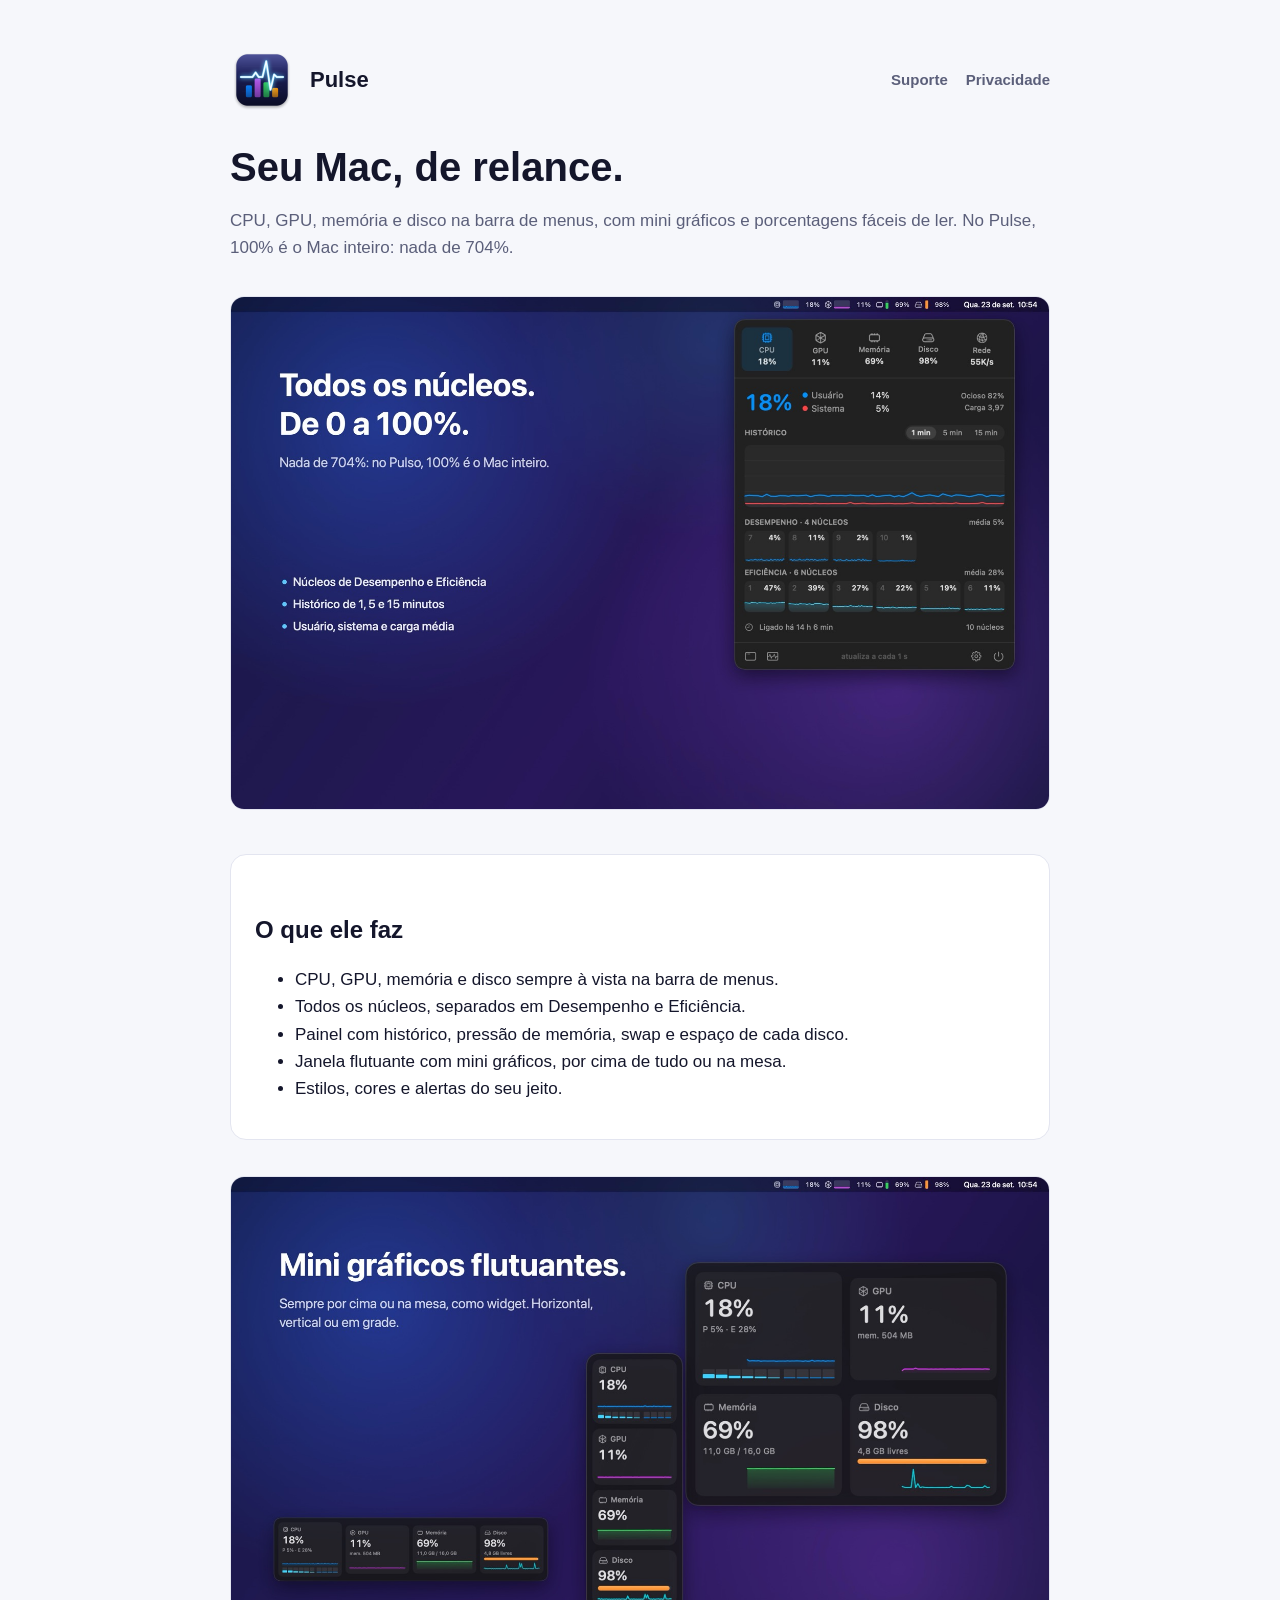
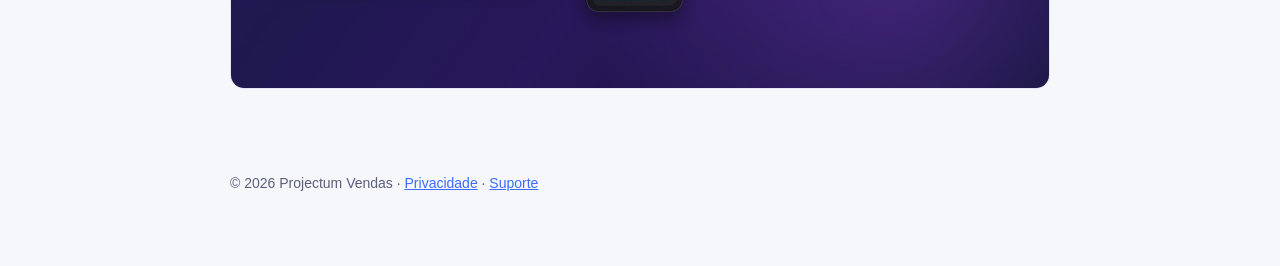
<file: index.html>
<!doctype html>
<html lang="pt-BR">
<head>
<meta charset="utf-8">
<meta name="viewport" content="width=device-width, initial-scale=1">
<title>Pulse: CPU, GPU, memória e disco na barra de menus</title>
<meta name="description" content="O Pulse mostra CPU, GPU, memória e disco do Mac na barra de menus, com mini gráficos, todos os núcleos e uma janela flutuante.">
<link rel="stylesheet" href="estilo.css">
<link rel="icon" href="img/icone.png">
</head>
<body>
<main>
  <header>
    <img src="img/icone.png" alt="">
    <a href="./">Pulse</a>
    <nav><a href="suporte/">Suporte</a><a href="privacidade/">Privacidade</a></nav>
  </header>
  <h1>Seu Mac, de relance.</h1>
  <p class="suave">CPU, GPU, memória e disco na barra de menus, com mini gráficos e porcentagens fáceis de ler. No Pulse, 100% é o Mac inteiro: nada de 704%.</p>
  <img class="captura" src="img/nucleos.jpg" alt="Painel do Pulse com todos os núcleos de CPU">
  <div class="cartao">
    <h2>O que ele faz</h2>
    <ul>
      <li>CPU, GPU, memória e disco sempre à vista na barra de menus.</li>
      <li>Todos os núcleos, separados em Desempenho e Eficiência.</li>
      <li>Painel com histórico, pressão de memória, swap e espaço de cada disco.</li>
      <li>Janela flutuante com mini gráficos, por cima de tudo ou na mesa.</li>
      <li>Estilos, cores e alertas do seu jeito.</li>
    </ul>
  </div>
  <img class="captura" src="img/flutuante.jpg" alt="Janela flutuante do Pulse com mini gráficos">
  <footer>© 2026 Projectum Vendas · <a href="privacidade/">Privacidade</a> · <a href="suporte/">Suporte</a></footer>
</main>
</body>
</html>
</file>
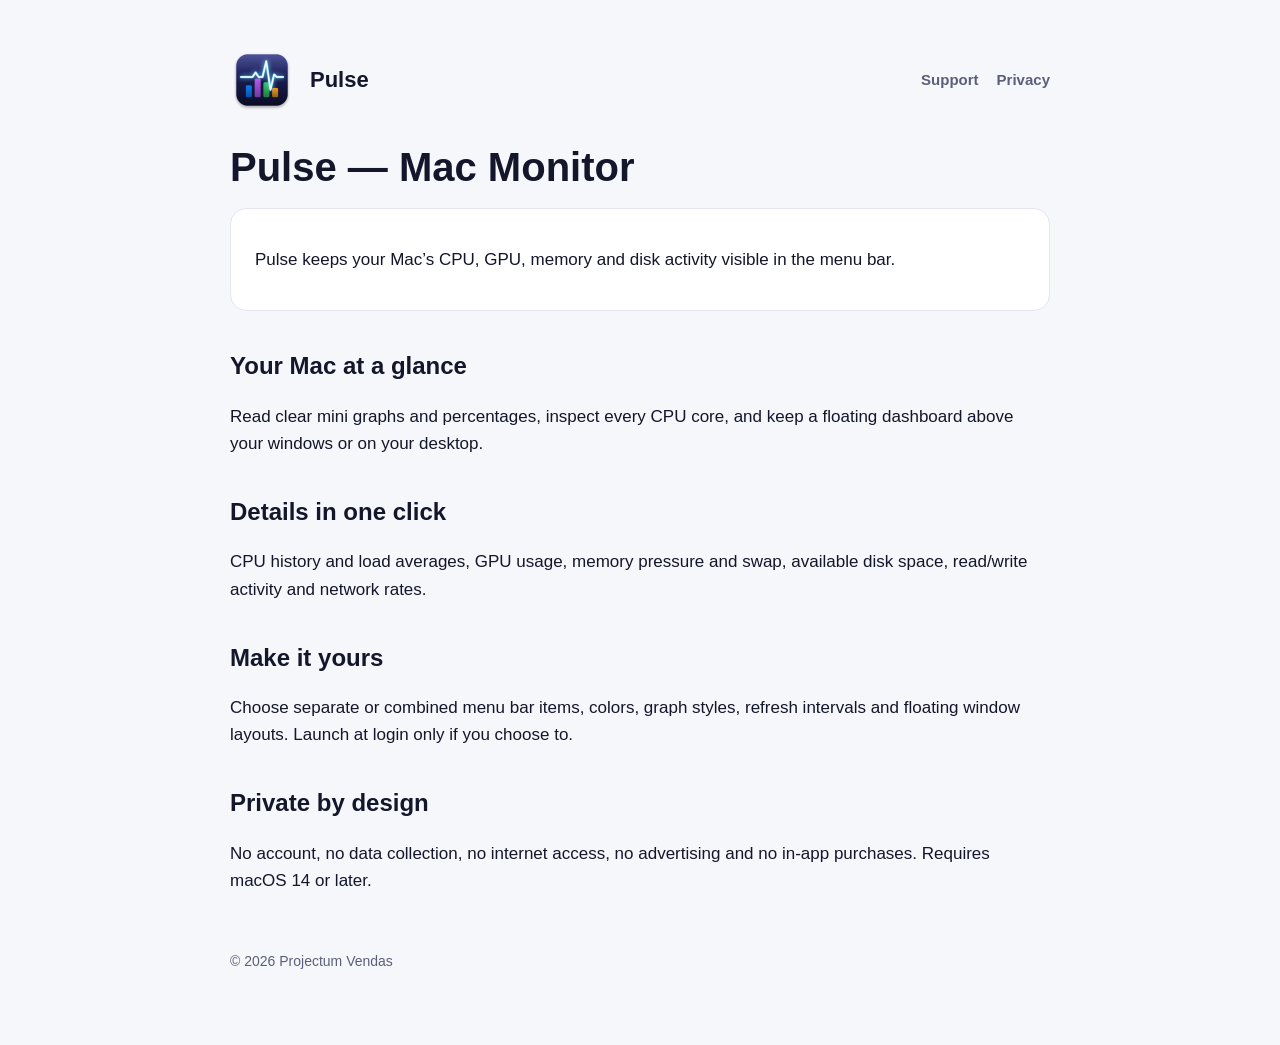
<file: en/index.html>
<!doctype html><html lang="en"><head><meta charset="utf-8"><meta name="viewport" content="width=device-width, initial-scale=1"><title>Pulse — Mac Monitor</title><link rel="stylesheet" href="../estilo.css"><link rel="icon" href="../img/icone.png"></head><body><main><header><img src="../img/icone.png" alt=""><a href="./">Pulse</a><nav><a href="./support/">Support</a><a href="./privacy/">Privacy</a></nav></header><h1>Pulse — Mac Monitor</h1><div class="cartao"><p>Pulse keeps your Mac’s CPU, GPU, memory and disk activity visible in the menu bar.</p></div><h2>Your Mac at a glance</h2><p>Read clear mini graphs and percentages, inspect every CPU core, and keep a floating dashboard above your windows or on your desktop.</p><h2>Details in one click</h2><p>CPU history and load averages, GPU usage, memory pressure and swap, available disk space, read/write activity and network rates.</p><h2>Make it yours</h2><p>Choose separate or combined menu bar items, colors, graph styles, refresh intervals and floating window layouts. Launch at login only if you choose to.</p><h2>Private by design</h2><p>No account, no data collection, no internet access, no advertising and no in-app purchases. Requires macOS 14 or later.</p><footer>© 2026 Projectum Vendas</footer></main></body></html>
</file>
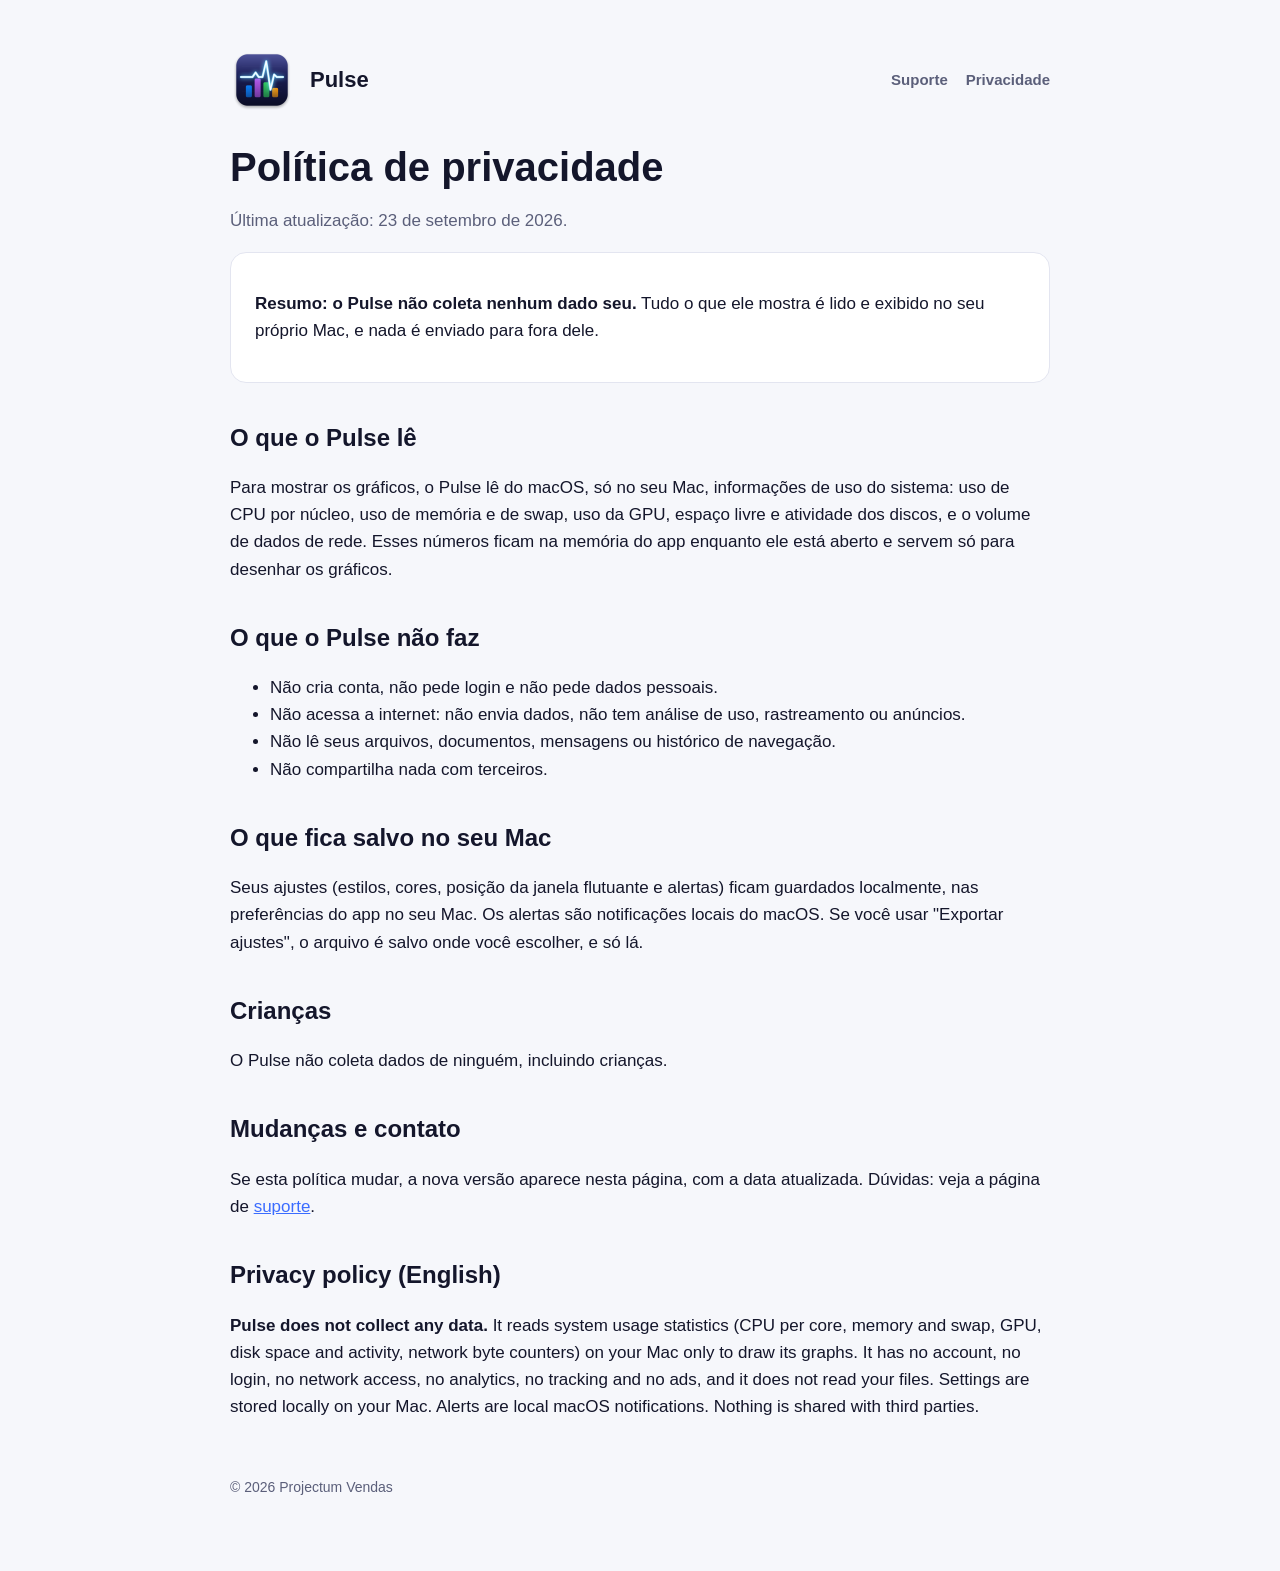
<file: privacidade/index.html>
<!doctype html>
<html lang="pt-BR">
<head>
<meta charset="utf-8">
<meta name="viewport" content="width=device-width, initial-scale=1">
<title>Privacidade · Pulse</title>
<link rel="stylesheet" href="../estilo.css">
<link rel="icon" href="../img/icone.png">
</head>
<body>
<main>
  <header>
    <img src="../img/icone.png" alt="">
    <a href="../">Pulse</a>
    <nav><a href="../suporte/">Suporte</a><a href="./">Privacidade</a></nav>
  </header>
  <h1>Política de privacidade</h1>
  <p class="suave">Última atualização: 23 de setembro de 2026.</p>

  <div class="cartao">
    <p><strong>Resumo: o Pulse não coleta nenhum dado seu.</strong> Tudo o que ele mostra é lido e exibido no seu próprio Mac, e nada é enviado para fora dele.</p>
  </div>

  <h2>O que o Pulse lê</h2>
  <p>Para mostrar os gráficos, o Pulse lê do macOS, só no seu Mac, informações de uso do sistema: uso de CPU por núcleo, uso de memória e de swap, uso da GPU, espaço livre e atividade dos discos, e o volume de dados de rede. Esses números ficam na memória do app enquanto ele está aberto e servem só para desenhar os gráficos.</p>

  <h2>O que o Pulse não faz</h2>
  <ul>
    <li>Não cria conta, não pede login e não pede dados pessoais.</li>
    <li>Não acessa a internet: não envia dados, não tem análise de uso, rastreamento ou anúncios.</li>
    <li>Não lê seus arquivos, documentos, mensagens ou histórico de navegação.</li>
    <li>Não compartilha nada com terceiros.</li>
  </ul>

  <h2>O que fica salvo no seu Mac</h2>
  <p>Seus ajustes (estilos, cores, posição da janela flutuante e alertas) ficam guardados localmente, nas preferências do app no seu Mac. Os alertas são notificações locais do macOS. Se você usar "Exportar ajustes", o arquivo é salvo onde você escolher, e só lá.</p>

  <h2>Crianças</h2>
  <p>O Pulse não coleta dados de ninguém, incluindo crianças.</p>

  <h2>Mudanças e contato</h2>
  <p>Se esta política mudar, a nova versão aparece nesta página, com a data atualizada. Dúvidas: veja a página de <a href="../suporte/">suporte</a>.</p>

  <h2 lang="en">Privacy policy (English)</h2>
  <p lang="en"><strong>Pulse does not collect any data.</strong> It reads system usage statistics (CPU per core, memory and swap, GPU, disk space and activity, network byte counters) on your Mac only to draw its graphs. It has no account, no login, no network access, no analytics, no tracking and no ads, and it does not read your files. Settings are stored locally on your Mac. Alerts are local macOS notifications. Nothing is shared with third parties.</p>

  <footer>© 2026 Projectum Vendas</footer>
</main>
</body>
</html>
</file>
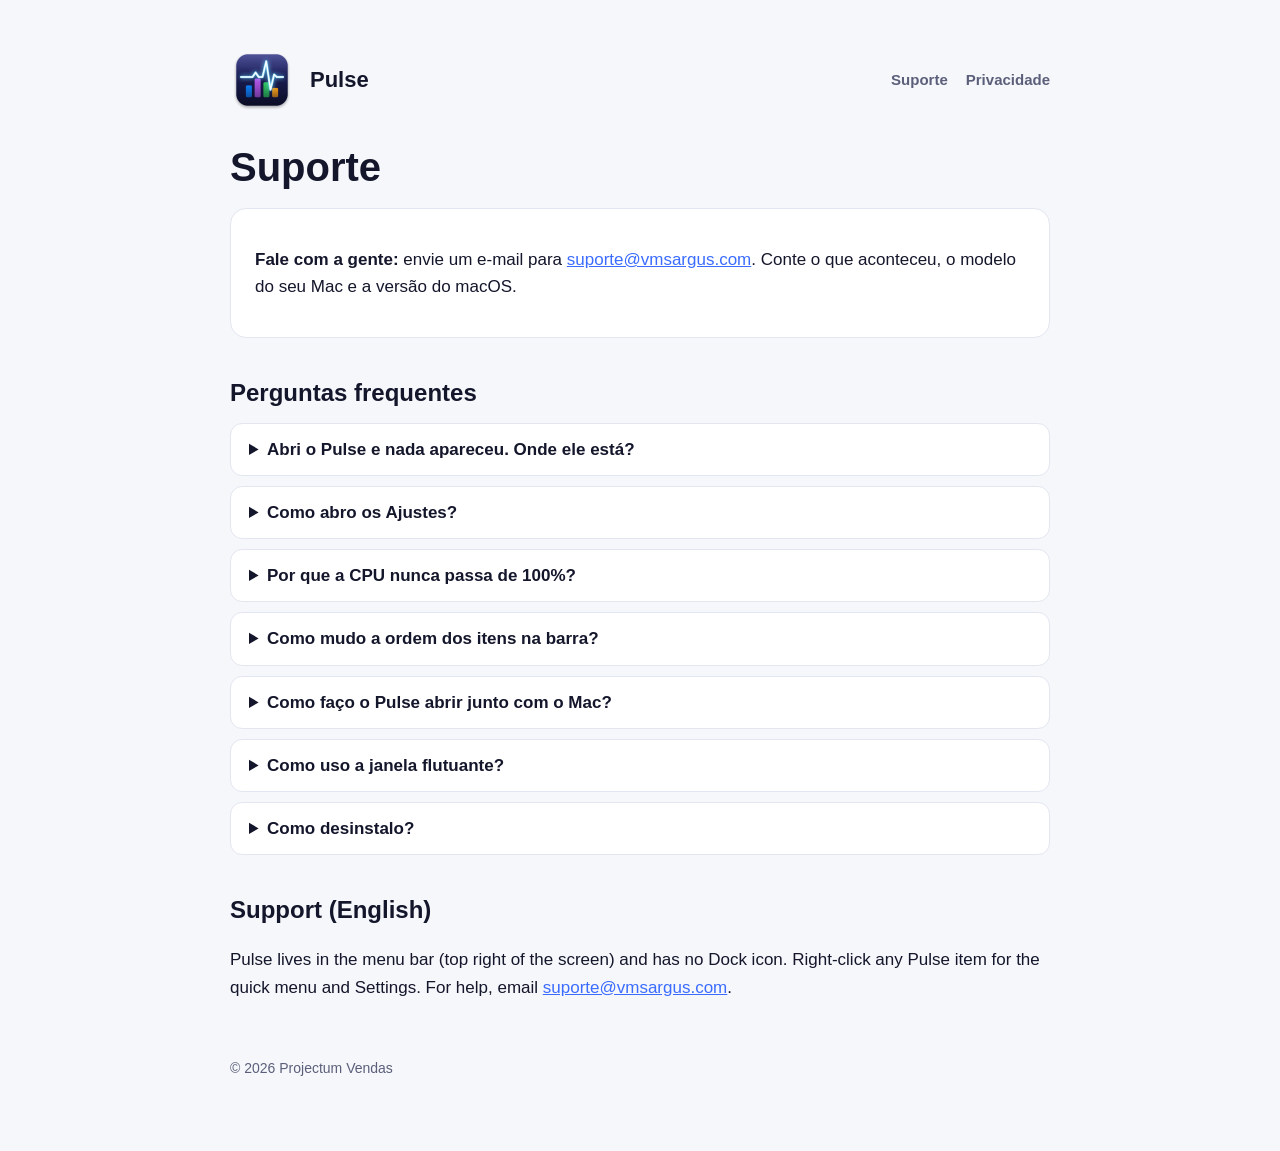
<file: suporte/index.html>
<!doctype html>
<html lang="pt-BR">
<head>
<meta charset="utf-8">
<meta name="viewport" content="width=device-width, initial-scale=1">
<title>Suporte · Pulse</title>
<link rel="stylesheet" href="../estilo.css">
<link rel="icon" href="../img/icone.png">
</head>
<body>
<main>
  <header>
    <img src="../img/icone.png" alt="">
    <a href="../">Pulse</a>
    <nav><a href="./">Suporte</a><a href="../privacidade/">Privacidade</a></nav>
  </header>
  <h1>Suporte</h1>
  <div class="cartao">
    <p><strong>Fale com a gente:</strong> envie um e-mail para <a href="mailto:suporte@vmsargus.com">suporte@vmsargus.com</a>. Conte o que aconteceu, o modelo do seu Mac e a versão do macOS.</p>
  </div>

  <h2>Perguntas frequentes</h2>
  <details><summary>Abri o Pulse e nada apareceu. Onde ele está?</summary>
    <p>O Pulse mora na barra de menus, no alto da tela, à direita, e não tem ícone no Dock. Se a barra estiver cheia, o macOS esconde alguns itens atrás dos menus do app em uso; feche outros itens ou use a opção "Juntar tudo em um só item" nos Ajustes.</p></details>
  <details><summary>Como abro os Ajustes?</summary>
    <p>Clique com o botão direito em qualquer item do Pulse e escolha "Ajustes…", ou abra o Pulse de novo pelo Finder ou Launchpad.</p></details>
  <details><summary>Por que a CPU nunca passa de 100%?</summary>
    <p>No Pulse, 100% é o Mac inteiro, somando todos os núcleos. O Monitor de Atividade conta 100% por núcleo, por isso mostra valores como 704%.</p></details>
  <details><summary>Como mudo a ordem dos itens na barra?</summary>
    <p>Segure a tecla ⌘ e arraste os itens na barra de menus.</p></details>
  <details><summary>Como faço o Pulse abrir junto com o Mac?</summary>
    <p>Marque "Iniciar com o Mac" na janela de boas-vindas, no menu do botão direito ou em Ajustes › Geral. Vem desligado até você escolher.</p></details>
  <details><summary>Como uso a janela flutuante?</summary>
    <p>Clique com o botão direito em um item e escolha "Janela flutuante". Arraste a janela por qualquer ponto. Com o botão direito nela, você muda disposição, tamanho, fundo e se ela fica por cima ou na mesa.</p></details>
  <details><summary>Como desinstalo?</summary>
    <p>Desligue "Iniciar com o Mac" nos Ajustes, saia do Pulse e apague o app da pasta Aplicativos.</p></details>

  <h2 lang="en">Support (English)</h2>
  <p lang="en">Pulse lives in the menu bar (top right of the screen) and has no Dock icon. Right-click any Pulse item for the quick menu and Settings. For help, email <a href="mailto:suporte@vmsargus.com">suporte@vmsargus.com</a>.</p>

  <footer>© 2026 Projectum Vendas</footer>
</main>
</body>
</html>
</file>
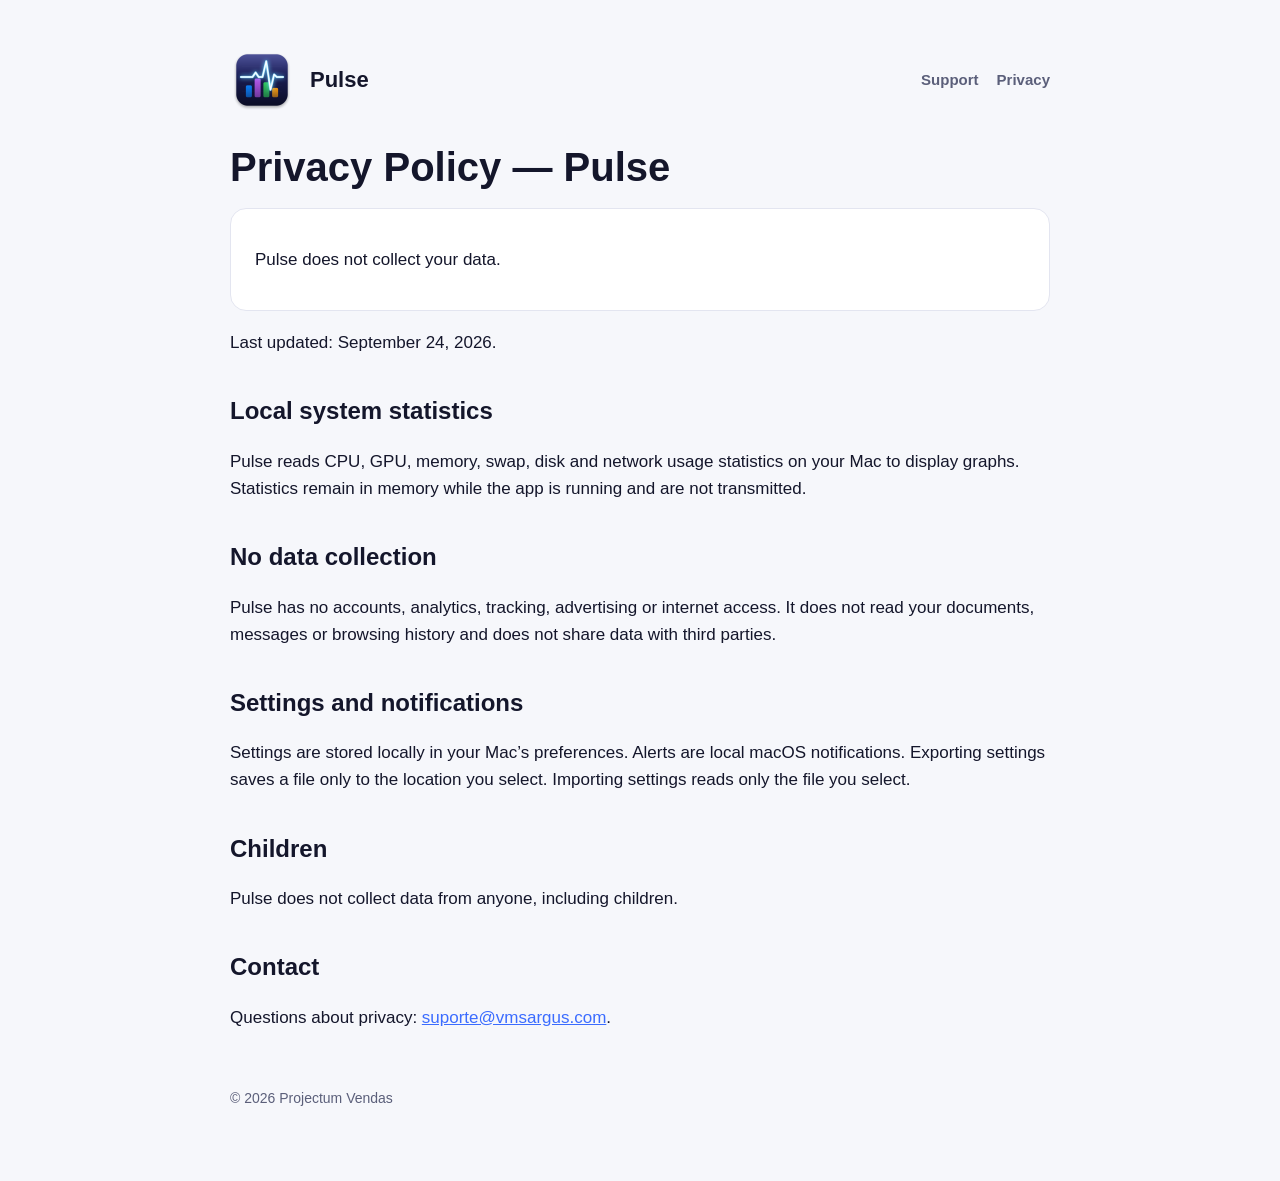
<file: en/privacy/index.html>
<!doctype html><html lang="en"><head><meta charset="utf-8"><meta name="viewport" content="width=device-width, initial-scale=1"><title>Privacy Policy — Pulse</title><link rel="stylesheet" href="../../estilo.css"><link rel="icon" href="../../img/icone.png"></head><body><main><header><img src="../../img/icone.png" alt=""><a href="../">Pulse</a><nav><a href="../support/">Support</a><a href="../privacy/">Privacy</a></nav></header><h1>Privacy Policy — Pulse</h1><div class="cartao"><p>Pulse does not collect your data.</p></div><p>Last updated: September 24, 2026.</p><h2>Local system statistics</h2><p>Pulse reads CPU, GPU, memory, swap, disk and network usage statistics on your Mac to display graphs. Statistics remain in memory while the app is running and are not transmitted.</p><h2>No data collection</h2><p>Pulse has no accounts, analytics, tracking, advertising or internet access. It does not read your documents, messages or browsing history and does not share data with third parties.</p><h2>Settings and notifications</h2><p>Settings are stored locally in your Mac’s preferences. Alerts are local macOS notifications. Exporting settings saves a file only to the location you select. Importing settings reads only the file you select.</p><h2>Children</h2><p>Pulse does not collect data from anyone, including children.</p><h2>Contact</h2><p>Questions about privacy: <a href="mailto:suporte@vmsargus.com">suporte@vmsargus.com</a>.</p><footer>© 2026 Projectum Vendas</footer></main></body></html>
</file>
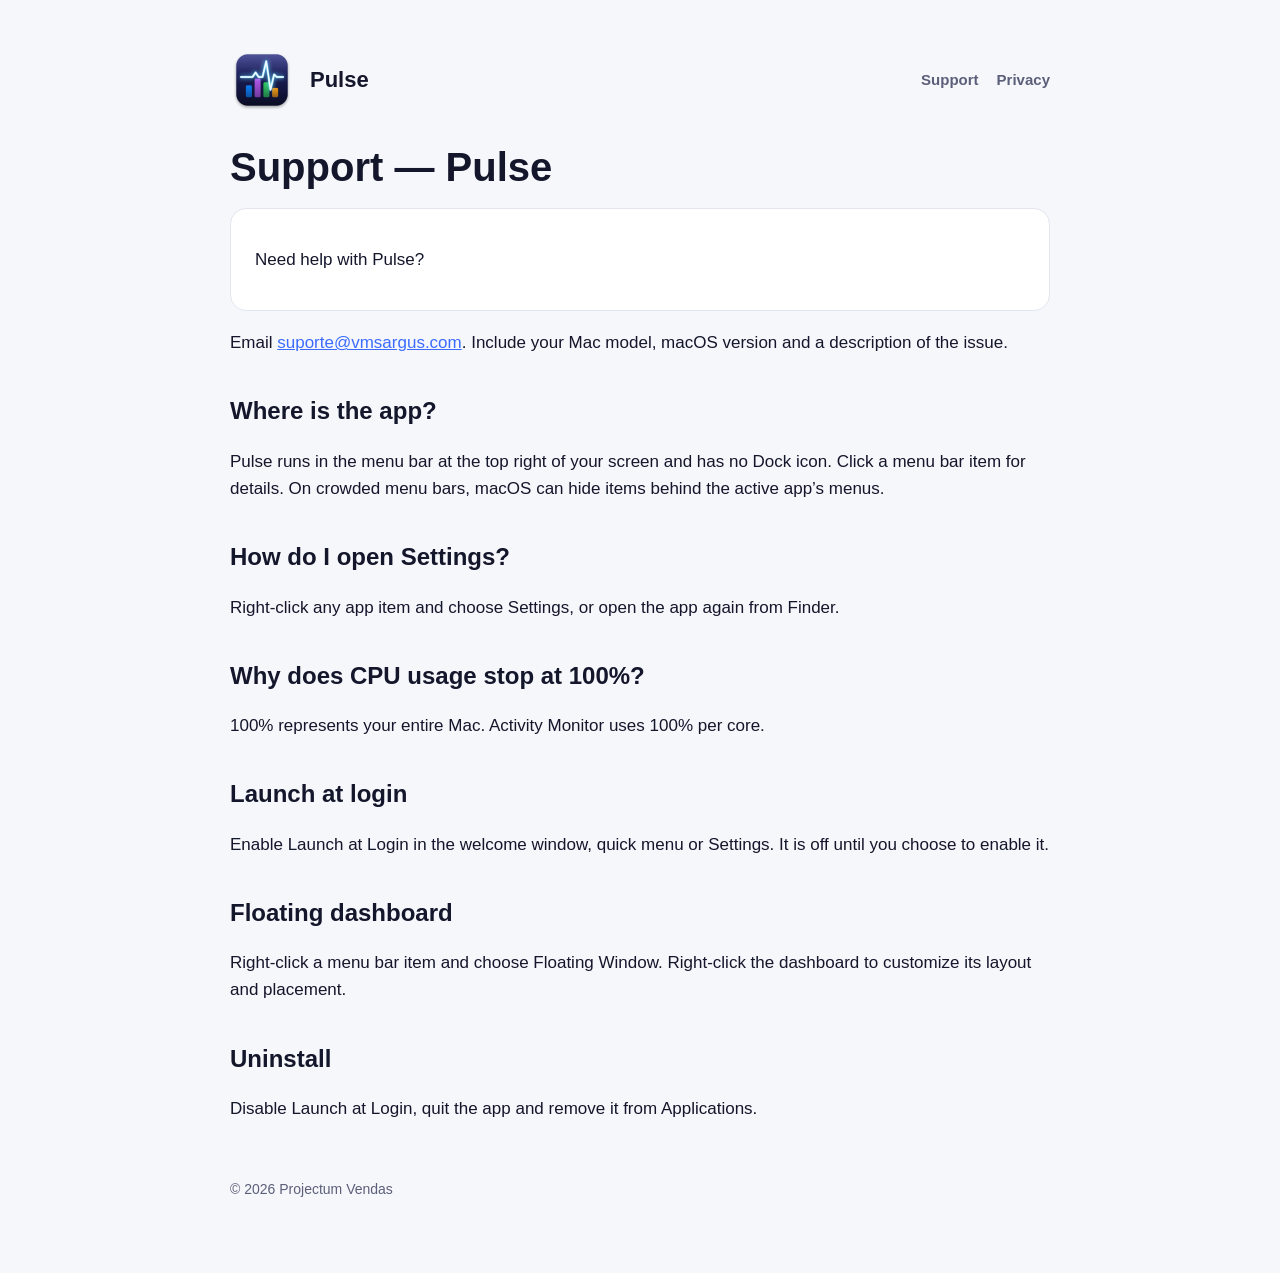
<file: en/support/index.html>
<!doctype html><html lang="en"><head><meta charset="utf-8"><meta name="viewport" content="width=device-width, initial-scale=1"><title>Support — Pulse</title><link rel="stylesheet" href="../../estilo.css"><link rel="icon" href="../../img/icone.png"></head><body><main><header><img src="../../img/icone.png" alt=""><a href="../">Pulse</a><nav><a href="../support/">Support</a><a href="../privacy/">Privacy</a></nav></header><h1>Support — Pulse</h1><div class="cartao"><p>Need help with Pulse?</p></div><p>Email <a href="mailto:suporte@vmsargus.com">suporte@vmsargus.com</a>. Include your Mac model, macOS version and a description of the issue.</p><h2>Where is the app?</h2><p>Pulse runs in the menu bar at the top right of your screen and has no Dock icon. Click a menu bar item for details. On crowded menu bars, macOS can hide items behind the active app’s menus.</p><h2>How do I open Settings?</h2><p>Right-click any app item and choose Settings, or open the app again from Finder.</p><h2>Why does CPU usage stop at 100%?</h2><p>100% represents your entire Mac. Activity Monitor uses 100% per core.</p><h2>Launch at login</h2><p>Enable Launch at Login in the welcome window, quick menu or Settings. It is off until you choose to enable it.</p><h2>Floating dashboard</h2><p>Right-click a menu bar item and choose Floating Window. Right-click the dashboard to customize its layout and placement.</p><h2>Uninstall</h2><p>Disable Launch at Login, quit the app and remove it from Applications.</p><footer>© 2026 Projectum Vendas</footer></main></body></html>
</file>
<file: estilo.css>
:root { --fundo: #f6f7fb; --texto: #14162b; --suave: #5b5f7a; --cartao: #ffffff; --borda: #e3e5f0; --destaque: #3b6cff; }
@media (prefers-color-scheme: dark) {
  :root { --fundo: #0f1124; --texto: #eef0ff; --suave: #a4a8c8; --cartao: #181b36; --borda: #2a2e52; --destaque: #7c9bff; }
}
* { box-sizing: border-box; }
body { margin: 0; background: var(--fundo); color: var(--texto); font: 17px/1.6 -apple-system, BlinkMacSystemFont, "SF Pro Text", "Helvetica Neue", Arial, sans-serif; }
main { max-width: 860px; margin: 0 auto; padding: 48px 20px 72px; }
header { display: flex; align-items: center; gap: 16px; margin-bottom: 32px; }
header img { width: 64px; height: 64px; }
header a { color: inherit; text-decoration: none; font-weight: 700; font-size: 22px; }
nav { margin-left: auto; display: flex; gap: 18px; }
nav a { color: var(--suave); text-decoration: none; font-size: 15px; }
nav a:hover { color: var(--destaque); }
h1 { font-size: 40px; line-height: 1.15; margin: 8px 0 12px; }
h2 { font-size: 24px; margin: 36px 0 8px; }
p, li { color: var(--texto); }
.suave { color: var(--suave); }
.cartao { background: var(--cartao); border: 1px solid var(--borda); border-radius: 16px; padding: 20px 24px; margin: 18px 0; }
.captura { width: 100%; border-radius: 14px; border: 1px solid var(--borda); margin: 18px 0; }
a { color: var(--destaque); }
footer { margin-top: 56px; font-size: 14px; color: var(--suave); }
details { background: var(--cartao); border: 1px solid var(--borda); border-radius: 12px; padding: 12px 18px; margin: 10px 0; }
summary { font-weight: 600; cursor: pointer; }
@media (max-width: 560px) { nav { display: none; } h1 { font-size: 32px; } }
</file>
